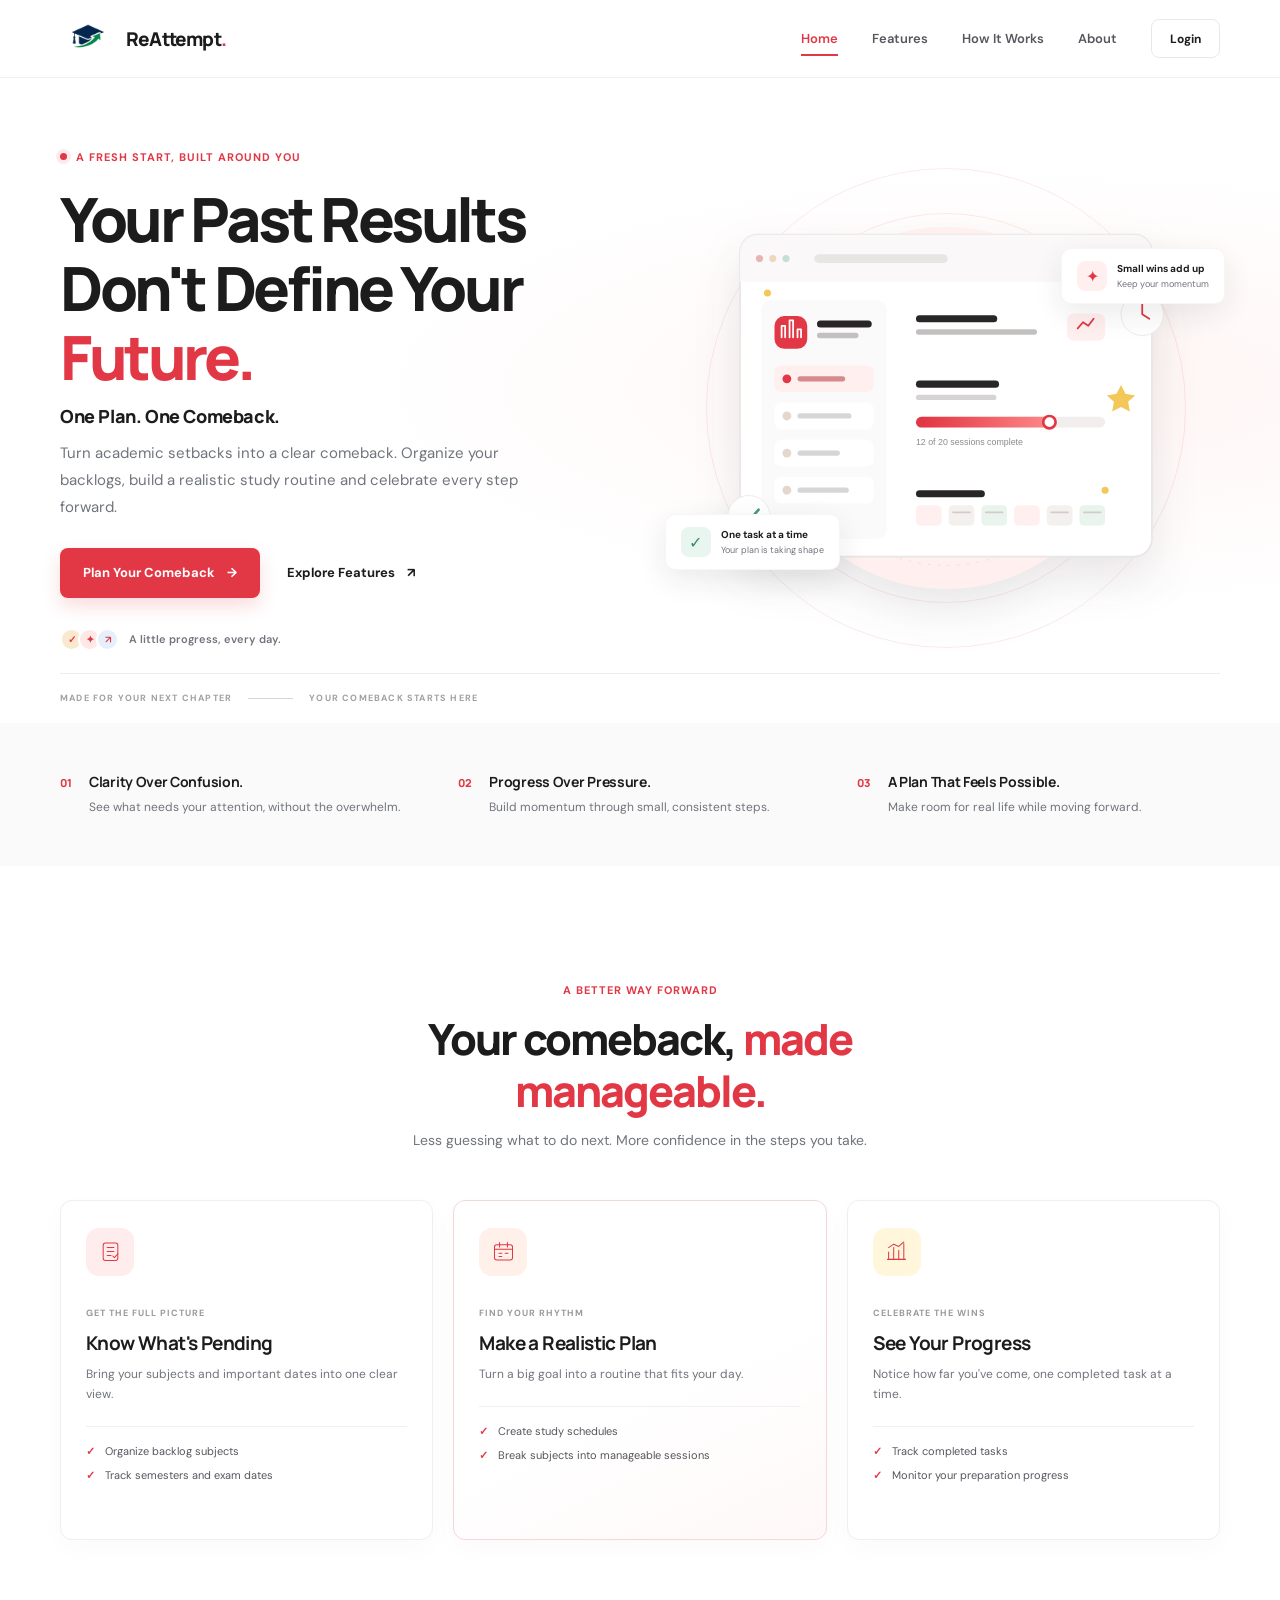
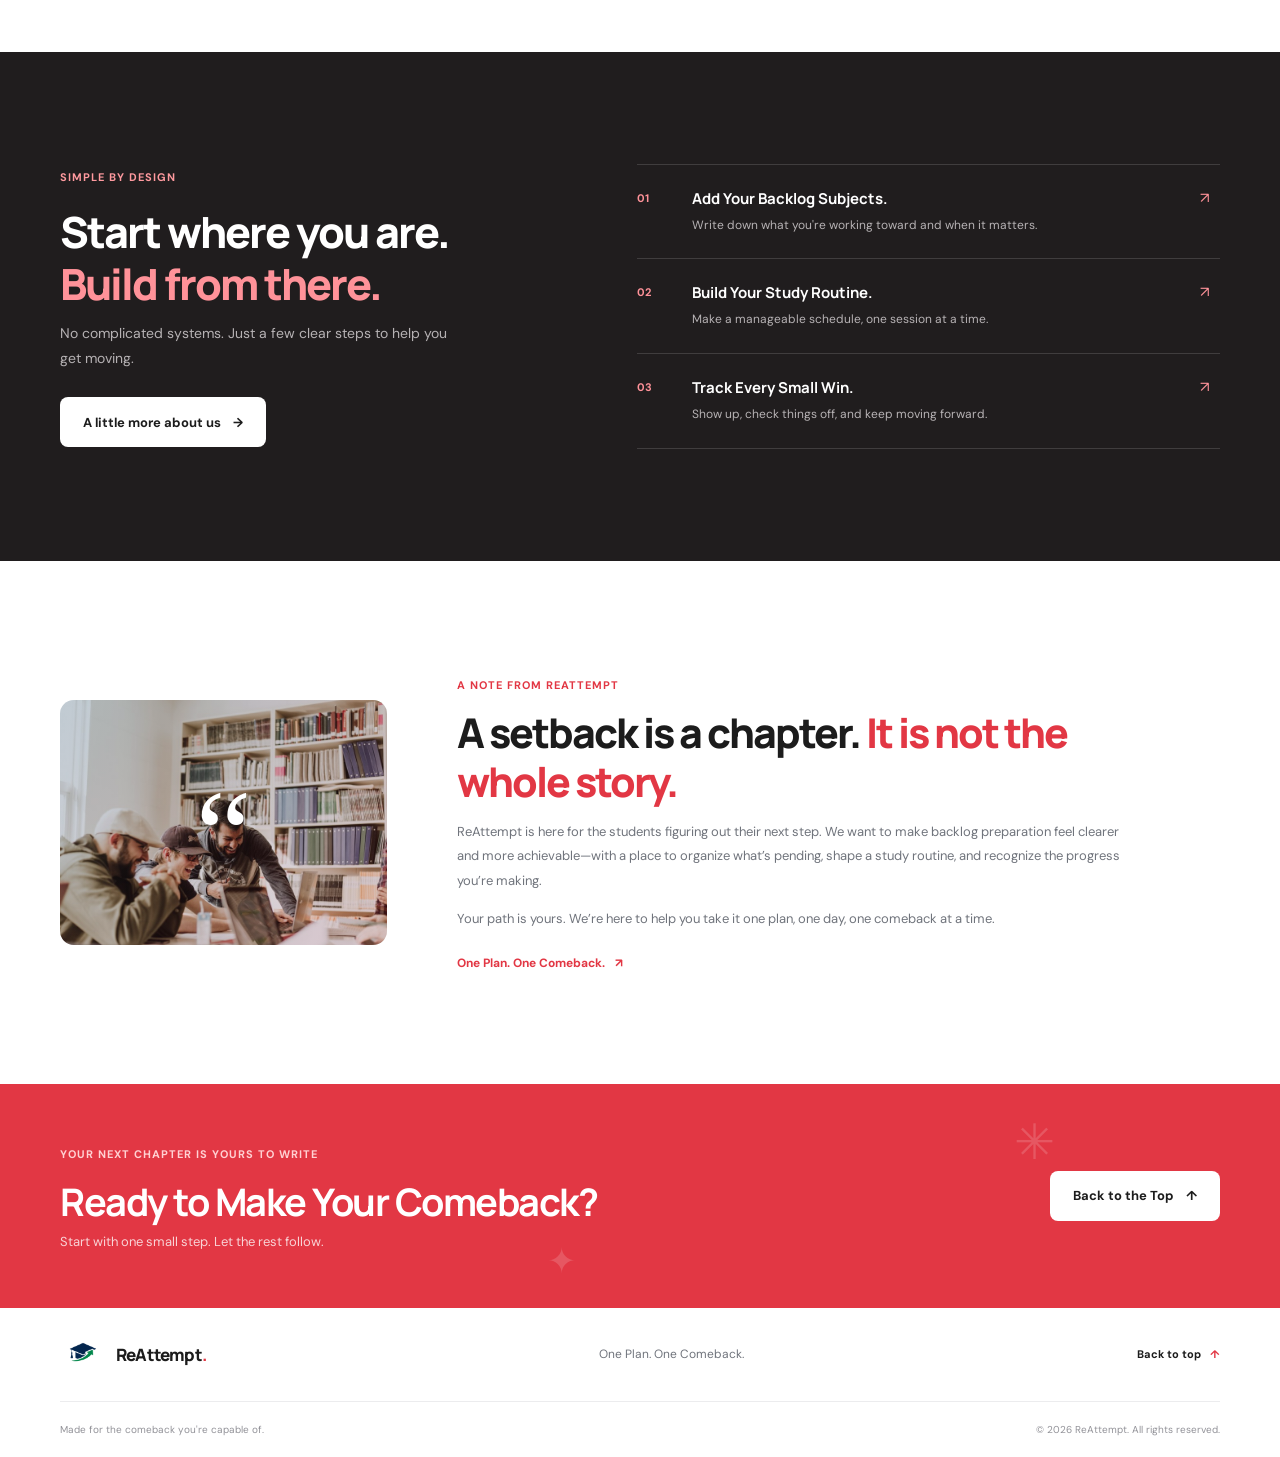
<file: index.html>
<!DOCTYPE html>
<html lang="en">
<head>
  <meta charset="UTF-8">
  <meta name="viewport" content="width=device-width, initial-scale=1.0">
  <meta name="theme-color" content="#ffffff">
  <meta name="description" content="Turn academic setbacks into a clear comeback with ReAttempt: organize backlogs, build a realistic study routine, and celebrate every step forward.">
  <title>ReAttempt — One Plan. One Comeback.</title>
  <link rel="preconnect" href="https://fonts.googleapis.com">
  <link rel="preconnect" href="https://fonts.gstatic.com" crossorigin>
  <link href="https://fonts.googleapis.com/css2?family=DM+Sans:wght@400;500;600;700&family=Manrope:wght@400;500;600;700;800&display=swap" rel="stylesheet">
  <link rel="stylesheet" href="css/style.css">
  <script src="js/script.js" defer></script>
</head>
<body>
  <a class="skip-link" href="#main-content">Skip to content</a>
  <header class="site-header" id="top">
    <nav class="navigation container" aria-label="Main navigation">
      <a class="brand" href="#top" aria-label="ReAttempt home">
        <img class="brand-logo" src="assets/reattempt-logo.png" alt="ReAttempt Official Logo">
        <span>ReAttempt<span class="brand-period">.</span></span>
      </a>
      <button class="menu-toggle" type="button" aria-expanded="false" aria-controls="primary-menu" aria-label="Open navigation menu">
        <span></span><span></span><span></span>
      </button>
      <div class="navigation-menu" id="primary-menu">
        <a class="navigation-link is-active" href="#top">Home</a>
        <a class="navigation-link" href="#features">Features</a>
        <a class="navigation-link" href="#how-it-works">How It Works</a>
        <a class="navigation-link" href="#about">About</a>
        <a class="button button-outline button-small login-button" href="login.html">Login</a>
      </div>
    </nav>
  </header>

  <main id="main-content">
    <section class="hero section-shell" aria-labelledby="hero-title">
      <div class="hero-content container">
        <div class="hero-copy">
          <span class="eyebrow"><span class="eyebrow-dot"></span> A fresh start, built around you</span>
          <h1 id="hero-title">Your Past Results Don't Define Your <span>Future.</span></h1>
          <p class="hero-tagline">One Plan. One Comeback.</p>
          <p class="hero-description">Turn academic setbacks into a clear comeback. Organize your backlogs, build a realistic study routine and celebrate every step forward.</p>
          <div class="hero-actions">
            <a class="button button-primary" href="#features">Plan Your Comeback <span aria-hidden="true">→</span></a>
            <a class="button button-text" href="#how-it-works">Explore Features <span aria-hidden="true">↗</span></a>
          </div>
          <div class="hero-note">
            <span class="note-avatars" aria-hidden="true"><span>✓</span><span>✦</span><span>↗</span></span>
            <span>A little progress, every day.</span>
          </div>
        </div>
        <div class="hero-visual">
          <div class="visual-orbit orbit-one"></div>
          <div class="visual-orbit orbit-two"></div>
          <img class="dashboard-illustration" src="assets/dashboard-illustration.svg" alt="Illustration of a study planner with backlog subjects, a weekly schedule, and progress tracking">
          <div class="floating-note floating-note-top"><span class="floating-icon">✦</span><span><strong>Small wins add up</strong><small>Keep your momentum</small></span></div>
          <div class="floating-note floating-note-bottom"><span class="check-icon" aria-hidden="true">✓</span><span><strong>One task at a time</strong><small>Your plan is taking shape</small></span></div>
        </div>
      </div>
      <div class="hero-bottom container">
        <span>MADE FOR YOUR NEXT CHAPTER</span><span class="hero-bottom-line"></span><span>YOUR COMEBACK STARTS HERE</span>
      </div>
    </section>

    <section class="highlights section-padding" aria-label="Our approach">
      <div class="container highlights-grid">
        <article class="highlight-item">
          <span class="highlight-number">01</span>
          <div><h2>Clarity Over Confusion.</h2><p>See what needs your attention, without the overwhelm.</p></div>
        </article>
        <article class="highlight-item">
          <span class="highlight-number">02</span>
          <div><h2>Progress Over Pressure.</h2><p>Build momentum through small, consistent steps.</p></div>
        </article>
        <article class="highlight-item">
          <span class="highlight-number">03</span>
          <div><h2>A Plan That Feels Possible.</h2><p>Make room for real life while moving forward.</p></div>
        </article>
      </div>
    </section>

    <section class="features section-padding" id="features" aria-labelledby="features-title">
      <div class="container">
        <div class="section-heading">
          <span class="eyebrow">A better way forward</span>
          <h2 id="features-title">Your comeback, <span>made manageable.</span></h2>
          <p>Less guessing what to do next. More confidence in the steps you take.</p>
        </div>
        <div class="feature-grid">
          <article class="feature-card">
            <div class="feature-icon feature-icon-red" aria-hidden="true">
              <svg viewBox="0 0 48 48"><rect x="11" y="9" width="26" height="31" rx="4"></rect><path d="M18 17h12M18 24h12M18 31h7"></path><path d="m28 32 3 3 6-7"></path></svg>
            </div>
            <span class="card-kicker">GET THE FULL PICTURE</span>
            <h3>Know What's Pending</h3>
            <p>Bring your subjects and important dates into one clear view.</p>
            <ul><li>Organize backlog subjects</li><li>Track semesters and exam dates</li></ul>
          </article>
          <article class="feature-card feature-card-featured">
            <div class="feature-icon feature-icon-peach" aria-hidden="true">
              <svg viewBox="0 0 48 48"><rect x="8" y="12" width="32" height="27" rx="4"></rect><path d="M8 20h32M17 8v8M31 8v8M16 27h5M27 27h5M16 33h5"></path></svg>
            </div>
            <span class="card-kicker">FIND YOUR RHYTHM</span>
            <h3>Make a Realistic Plan</h3>
            <p>Turn a big goal into a routine that fits your day.</p>
            <ul><li>Create study schedules</li><li>Break subjects into manageable sessions</li></ul>
          </article>
          <article class="feature-card">
            <div class="feature-icon feature-icon-yellow" aria-hidden="true">
              <svg viewBox="0 0 48 48"><path d="M10 38V25M19 38V17M28 38V22M37 38V10"></path><path d="M8 38h32"></path><path d="m10 17 9-6 9 4 9-8"></path></svg>
            </div>
            <span class="card-kicker">CELEBRATE THE WINS</span>
            <h3>See Your Progress</h3>
            <p>Notice how far you've come, one completed task at a time.</p>
            <ul><li>Track completed tasks</li><li>Monitor your preparation progress</li></ul>
          </article>
        </div>
      </div>
    </section>

    <section class="process section-padding" id="how-it-works" aria-labelledby="process-title">
      <div class="container process-layout">
        <div class="process-intro">
          <span class="eyebrow eyebrow-light">Simple by design</span>
          <h2 id="process-title">Start where you are. <span>Build from there.</span></h2>
          <p>No complicated systems. Just a few clear steps to help you get moving.</p>
          <a class="button button-light" href="#about">A little more about us <span aria-hidden="true">→</span></a>
        </div>
        <div class="steps-list">
          <article class="step-item">
            <span class="step-number">01</span><div><h3>Add Your Backlog Subjects.</h3><p>Write down what you're working toward and when it matters.</p></div><span class="step-arrow" aria-hidden="true">↗</span>
          </article>
          <article class="step-item">
            <span class="step-number">02</span><div><h3>Build Your Study Routine.</h3><p>Make a manageable schedule, one session at a time.</p></div><span class="step-arrow" aria-hidden="true">↗</span>
          </article>
          <article class="step-item">
            <span class="step-number">03</span><div><h3>Track Every Small Win.</h3><p>Show up, check things off, and keep moving forward.</p></div><span class="step-arrow" aria-hidden="true">↗</span>
          </article>
        </div>
      </div>
    </section>

    <section class="about section-padding" id="about" aria-labelledby="about-title">
      <div class="container about-layout">
        <div class="about-quote"><img src="assets/images/campus-students.jpg" alt="Students studying together on campus"><div class="about-quote-overlay" aria-hidden="true"><span>“</span></div></div>
        <div class="about-copy">
          <span class="eyebrow">A note from ReAttempt</span>
          <h2 id="about-title">A setback is a chapter. <span>It is not the whole story.</span></h2>
          <p>ReAttempt is here for the students figuring out their next step. We want to make backlog preparation feel clearer and more achievable—with a place to organize what’s pending, shape a study routine, and recognize the progress you’re making.</p>
          <p>Your path is yours. We’re here to help you take it one plan, one day, one comeback at a time.</p>
          <a class="text-link" href="#top">One Plan. One Comeback. <span aria-hidden="true">↗</span></a>
        </div>
      </div>
    </section>

    <section class="cta-section" aria-labelledby="cta-title">
      <div class="container cta-content">
        <div><span class="eyebrow eyebrow-light">Your next chapter is yours to write</span><h2 id="cta-title">Ready to Make Your Comeback?</h2><p>Start with one small step. Let the rest follow.</p></div>
        <a class="button button-light" href="#top">Back to the Top <span aria-hidden="true">↑</span></a>
        <span class="cta-sparkle sparkle-one" aria-hidden="true">✳</span><span class="cta-sparkle sparkle-two" aria-hidden="true">✦</span>
      </div>
    </section>
  </main>

  <footer class="site-footer">
    <div class="container footer-main">
      <a class="brand footer-brand" href="#top" aria-label="ReAttempt home"><img class="brand-logo" src="assets/reattempt-logo.png" alt="ReAttempt Official Logo"><span>ReAttempt<span class="brand-period">.</span></span></a>
      <p>One Plan. One Comeback.</p>
      <a class="footer-top-link" href="#top">Back to top <span aria-hidden="true">↑</span></a>
    </div>
    <div class="container footer-bottom"><span>Made for the comeback you're capable of.</span><span>© <span id="current-year"></span> ReAttempt. All rights reserved.</span></div>
  </footer>

  <div class="toast-message" role="status" aria-live="polite"></div>
</body>
</html>
</file>
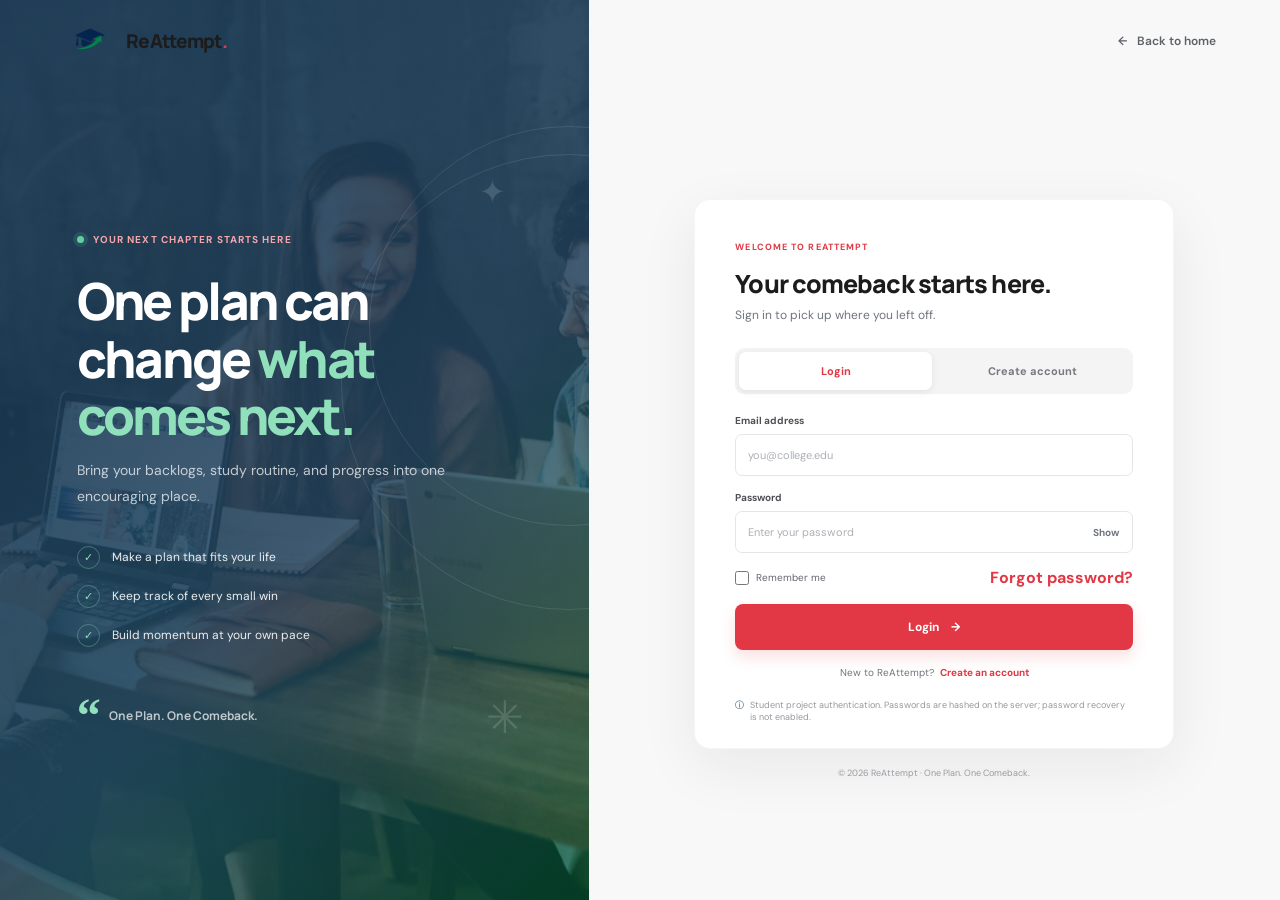
<file: login.html>
<!DOCTYPE html>
<html lang="en">
<head>
  <meta charset="UTF-8">
  <meta name="viewport" content="width=device-width, initial-scale=1.0">
  <meta name="theme-color" content="#ffffff">
  <meta name="description" content="Sign in or create your ReAttempt student account.">
  <title>Login or Register — ReAttempt</title>
  <link rel="preconnect" href="https://fonts.googleapis.com">
  <link rel="preconnect" href="https://fonts.gstatic.com" crossorigin>
  <link href="https://fonts.googleapis.com/css2?family=DM+Sans:wght@400;500;600;700&family=Manrope:wght@400;500;600;700;800&display=swap" rel="stylesheet">
  <link rel="stylesheet" href="css/auth.css">
  <script src="js/api.js" defer></script>
  <script src="js/auth-api.js" defer></script>
</head>
<body>
  <header class="auth-header">
    <a class="auth-brand" href="index.html" aria-label="ReAttempt home">
      <img src="assets/reattempt-logo.png" alt="ReAttempt Official Logo">
      <span>ReAttempt<span class="brand-period">.</span></span>
    </a>
    <a class="auth-home-link" href="index.html"><span aria-hidden="true">←</span> Back to home</a>
  </header>

  <main class="auth-layout">
    <section class="auth-promo" aria-labelledby="promo-title">
      <div class="promo-orbit orbit-a"></div>
      <div class="promo-orbit orbit-b"></div>
      <div class="promo-copy">
        <span class="promo-kicker"><span></span> YOUR NEXT CHAPTER STARTS HERE</span>
        <h1 id="promo-title">One plan can change <span>what comes next.</span></h1>
        <p>Bring your backlogs, study routine, and progress into one encouraging place.</p>
        <div class="promo-points">
          <div><span class="point-icon">✓</span><span>Make a plan that fits your life</span></div>
          <div><span class="point-icon">✓</span><span>Keep track of every small win</span></div>
          <div><span class="point-icon">✓</span><span>Build momentum at your own pace</span></div>
        </div>
        <div class="promo-mantra"><span>“</span><span>One Plan. One Comeback.</span></div>
      </div>
      <span class="promo-decoration decoration-one" aria-hidden="true">✦</span>
      <span class="promo-decoration decoration-two" aria-hidden="true">✳</span>
    </section>

    <section class="auth-panel" aria-label="Account access">
      <div class="auth-card">
        <div class="auth-heading">
          <span class="eyebrow">WELCOME TO REATTEMPT</span>
          <h2 id="auth-title">Your comeback starts here.</h2>
          <p>Sign in to pick up where you left off.</p>
        </div>

        <div class="auth-tabs" role="tablist" aria-label="Account access">
          <button class="auth-tab is-selected" id="login-tab" type="button" role="tab" aria-selected="true" aria-controls="login-panel" data-auth-tab="login">Login</button>
          <button class="auth-tab" id="register-tab" type="button" role="tab" aria-selected="false" aria-controls="register-panel" data-auth-tab="register">Create account</button>
        </div>

        <form class="auth-form" id="login-panel" role="tabpanel" aria-labelledby="login-tab">
          <label class="form-field">Email address
            <input name="email" type="email" autocomplete="email" placeholder="you@college.edu" required>
          </label>
          <label class="form-field">Password
            <span class="password-control">
              <input name="password" type="password" autocomplete="current-password" minlength="8" placeholder="Enter your password" required>
              <button class="password-toggle" type="button" data-password-toggle aria-label="Show password">Show</button>
            </span>
          </label>
          <div class="form-options">
            <label class="check-label"><input name="remember" type="checkbox"> <span>Remember me</span></label>
            <button class="inline-link" type="button" data-show-forgot>Forgot password?</button>
          </div>
          <button class="auth-submit" type="submit">Login <span aria-hidden="true">→</span></button>
          <p class="form-switch-copy">New to ReAttempt? <button class="inline-link" type="button" data-show-register>Create an account</button></p>
        </form>

        <form class="auth-form" id="register-panel" role="tabpanel" aria-labelledby="register-tab" hidden>
          <div class="form-grid">
            <label class="form-field form-field-wide">Full name
              <input name="fullName" type="text" autocomplete="name" placeholder="Your full name" required minlength="2">
            </label>
            <label class="form-field form-field-wide">Email address
              <input name="email" type="email" autocomplete="email" placeholder="you@college.edu" required>
            </label>
            <label class="form-field">Password
              <span class="password-control">
                <input name="password" type="password" autocomplete="new-password" minlength="8" placeholder="At least 8 characters" required>
                <button class="password-toggle" type="button" data-password-toggle aria-label="Show password">Show</button>
              </span>
            </label>
            <label class="form-field">Confirm password
              <input name="confirmPassword" type="password" autocomplete="new-password" minlength="8" placeholder="Re-enter password" required>
            </label>
            <label class="form-field form-field-wide">College name
              <input name="college" type="text" autocomplete="organization" placeholder="Your college or university" required>
            </label>
            <label class="form-field">Course
              <input name="course" type="text" value="B.Tech" required>
            </label>
            <label class="form-field">Branch / Department
              <select name="department" required>
                <option value="" selected disabled>Select branch</option>
                <option>Computer Science</option>
                <option>Information Technology</option>
                <option>Electronics and Communication</option>
                <option>Electrical Engineering</option>
                <option>Mechanical Engineering</option>
                <option>Civil Engineering</option>
                <option>Other</option>
              </select>
            </label>
            <label class="form-field">Current year
              <select name="year" required>
                <option value="" selected disabled>Select year</option>
                <option>1st year</option><option>2nd year</option><option>3rd year</option><option>4th year</option>
              </select>
            </label>
            <label class="form-field form-field-wide">Current semester
              <select name="semester" required>
                <option value="" selected disabled>Select semester</option>
                <option>Semester 1</option><option>Semester 2</option><option>Semester 3</option><option>Semester 4</option>
                <option>Semester 5</option><option>Semester 6</option><option>Semester 7</option><option>Semester 8</option>
              </select>
            </label>
          </div>
          <button class="auth-submit" type="submit">Create my account <span aria-hidden="true">→</span></button>
          <p class="form-switch-copy">Already have an account? <button class="inline-link" type="button" data-show-login>Login</button></p>
        </form>

        <form class="auth-form forgot-form" id="forgot-panel" hidden>
          <div class="forgot-icon" aria-hidden="true">✉</div>
          <h3>Forgot your password?</h3>
          <p class="forgot-description">Enter your registered email. This demo will show a confirmation but will not send an email.</p>
          <label class="form-field">Registered email address
            <input name="email" type="email" autocomplete="email" placeholder="you@college.edu" required>
          </label>
          <button class="auth-submit" type="submit">Reset password <span aria-hidden="true">→</span></button>
          <button class="back-login" type="button" data-show-login><span aria-hidden="true">←</span> Back to login</button>
        </form>
        <p class="auth-notice" role="status" aria-live="polite"></p>
        <p class="demo-note"><span aria-hidden="true">ⓘ</span> Student project authentication. Passwords are hashed on the server; password recovery is not enabled.</p>
      </div>
      <footer class="auth-footer">© <span data-current-year></span> ReAttempt · One Plan. One Comeback.</footer>
    </section>
  </main>
</body>
</html>
</file>
<file: css/style.css>
/* ReAttempt landing page styles */
:root {
  --red: #e23744;
  --red-dark: #c92f3b;
  --ink: #1c1c1c;
  --muted: #70747c;
  --paper: #ffffff;
  --background: #f8f8f8;
  --line: #ececee;
  --font-body: "DM Sans", sans-serif;
  --font-display: "Manrope", sans-serif;
  --shadow-card: 0 18px 50px rgba(27, 24, 24, 0.06);
}

* { box-sizing: border-box; }
html { scroll-behavior: smooth; scroll-padding-top: 88px; }
body { margin: 0; color: var(--ink); background: var(--paper); font-family: var(--font-body); -webkit-font-smoothing: antialiased; }
body.menu-open { overflow: hidden; }
a { color: inherit; text-decoration: none; }
button { font: inherit; }
::selection { color: var(--paper); background: var(--red); }
.container { width: min(1160px, calc(100% - 64px)); margin-inline: auto; }
.section-padding { padding-block: 112px; }
.skip-link { position: absolute; z-index: 20; top: -50px; left: 16px; padding: 12px 16px; color: white; background: var(--ink); border-radius: 6px; }
.skip-link:focus { top: 12px; }

.site-header { position: sticky; z-index: 10; top: 0; height: 78px; border-bottom: 1px solid rgba(28, 28, 28, .06); background: rgba(255,255,255,.94); backdrop-filter: blur(14px); }
.navigation, .navigation-menu, .brand { display: flex; align-items: center; }
.navigation { height: 100%; justify-content: space-between; }
.brand { gap: 10px; font-family: var(--font-display); font-size: 19px; font-weight: 800; letter-spacing: -.8px; }
.brand-logo { display: block; width: 56px; height: 48px; flex: 0 0 auto; object-fit: contain; }
.brand-period { color: var(--red); }
.navigation-menu { gap: 34px; }
.navigation-link { position: relative; padding-block: 9px; color: #55575d; font-size: 13px; font-weight: 600; transition: color .2s ease; }
.navigation-link::after { position: absolute; right: 0; bottom: 0; left: 0; height: 2px; content: ""; background: var(--red); transform: scaleX(0); transform-origin: left; transition: transform .2s ease; }
.navigation-link:hover, .navigation-link.is-active { color: var(--red); }
.navigation-link.is-active::after { transform: scaleX(1); }
.menu-toggle { display: none; }

.button { display: inline-flex; min-height: 50px; align-items: center; justify-content: center; gap: 12px; padding: 0 22px; border: 1px solid transparent; border-radius: 8px; font-size: 13px; font-weight: 700; transition: transform .2s ease, box-shadow .2s ease, background .2s ease; }
.button:hover { transform: translateY(-2px); }
.button-primary { color: white; background: var(--red); box-shadow: 0 8px 18px rgba(226, 55, 68, .18); }
.button-primary:hover { background: var(--red-dark); box-shadow: 0 12px 22px rgba(226, 55, 68, .24); }
.button-outline { border-color: #e8e8eb; color: var(--ink); background: white; }
.button-outline:hover { border-color: var(--red); color: var(--red); }
.button-small { min-height: 39px; padding-inline: 18px; font-size: 12px; }
.button-text { padding-inline: 7px; color: var(--ink); }
.button-text:hover, .text-link:hover { color: var(--red); }
.button-light { color: var(--ink); background: white; }
.button-light:hover { background: #fff3f3; box-shadow: 0 8px 18px rgba(28, 28, 28, .12); }

.hero { position: relative; overflow: hidden; padding-top: 66px; background: radial-gradient(ellipse at 82% 48%, #fff5f4 0%, #fff 47%); }
.hero-content { display: grid; min-height: 495px; grid-template-columns: 1.03fr .97fr; align-items: center; gap: 30px; }
.hero-copy { position: relative; z-index: 1; padding-bottom: 22px; }
.eyebrow { display: inline-flex; align-items: center; gap: 9px; color: var(--red); font-size: 11px; font-weight: 700; letter-spacing: 1px; text-transform: uppercase; }
.eyebrow-dot { width: 7px; height: 7px; border-radius: 50%; background: var(--red); box-shadow: 0 0 0 4px rgba(226,55,68,.10); }
.hero h1 { max-width: 580px; margin: 20px 0 12px; font-family: var(--font-display); font-size: clamp(42px, 5vw, 61px); font-weight: 800; letter-spacing: -3.4px; line-height: 1.13; }
.hero h1 span, .section-heading h2 span, .process-intro h2 span, .about-copy h2 span { color: var(--red); }
.hero-tagline { margin: 0 0 12px; font-family: var(--font-display); font-size: 18px; font-weight: 800; letter-spacing: -.4px; }
.hero-description { max-width: 470px; margin: 0; color: var(--muted); font-size: 15px; line-height: 1.8; }
.hero-actions { display: flex; align-items: center; gap: 19px; margin-top: 27px; }
.hero-note { display: flex; align-items: center; gap: 10px; margin-top: 30px; color: var(--muted); font-size: 11px; font-weight: 600; }
.note-avatars { display: flex; }
.note-avatars span { display: grid; width: 23px; height: 23px; margin-left: -5px; place-items: center; border: 2px solid white; border-radius: 50%; color: var(--red); background: #ffe8e5; font-size: 10px; }
.note-avatars span:first-child { margin-left: 0; background: #fae9cf; }
.note-avatars span:last-child { background: #e6effc; }
.hero-visual { position: relative; display: grid; min-height: 480px; place-items: center; }
.dashboard-illustration { position: relative; z-index: 1; width: min(100%, 550px); height: auto; filter: drop-shadow(0 22px 22px rgba(44, 37, 37, .1)); }
.visual-orbit { position: absolute; border: 1px solid rgba(226,55,68,.1); border-radius: 50%; }
.orbit-one { width: 390px; height: 390px; }
.orbit-two { width: 480px; height: 480px; }
.floating-note { position: absolute; z-index: 2; display: flex; align-items: center; gap: 10px; padding: 12px 15px; border: 1px solid rgba(28,28,28,.04); border-radius: 10px; background: white; box-shadow: 0 10px 30px rgba(28,28,28,.09); animation: float 4s ease-in-out infinite; }
.floating-note-top { top: 80px; right: -5px; }
.floating-note-bottom { bottom: 78px; left: -7px; animation-delay: -2s; }
.floating-note strong, .floating-note small { display: block; }
.floating-note strong { font-size: 10px; }
.floating-note small { margin-top: 3px; color: var(--muted); font-size: 9px; }
.floating-icon, .check-icon { display: grid; width: 30px; height: 30px; place-items: center; border-radius: 8px; color: var(--red); background: #fff0ef; }
.check-icon { color: #39876d; background: #e9f5ef; }
.hero-bottom { display: flex; height: 50px; align-items: center; gap: 16px; border-top: 1px solid var(--line); color: #a0a0a5; font-size: 9px; font-weight: 700; letter-spacing: 1.2px; }
.hero-bottom-line { width: 45px; height: 1px; background: #d7d7da; }

.highlights { padding-block: 49px; background: #fbfafa; }
.highlights-grid { display: grid; grid-template-columns: repeat(3, 1fr); gap: 35px; }
.highlight-item { display: flex; gap: 17px; align-items: flex-start; }
.highlight-number { padding-top: 3px; color: var(--red); font-family: var(--font-display); font-size: 11px; font-weight: 800; }
.highlight-item h2 { margin: 0 0 7px; font-family: var(--font-display); font-size: 14px; letter-spacing: -.3px; }
.highlight-item p { margin: 0; color: var(--muted); font-size: 12px; line-height: 1.6; }

.section-heading { max-width: 660px; margin: 0 auto 47px; text-align: center; }
.section-heading h2, .process-intro h2, .about-copy h2 { margin: 14px 0 12px; font-family: var(--font-display); font-size: clamp(31px, 4vw, 43px); font-weight: 800; letter-spacing: -2px; line-height: 1.2; }
.section-heading p, .process-intro > p { margin: 0; color: var(--muted); font-size: 14px; line-height: 1.75; }
.feature-grid { display: grid; grid-template-columns: repeat(3, 1fr); gap: 20px; }
.feature-card { min-height: 340px; padding: 27px 25px; border: 1px solid #efeff0; border-radius: 12px; background: white; box-shadow: 0 8px 28px rgba(28,28,28,.025); transition: transform .25s ease, box-shadow .25s ease, border-color .25s ease; }
.feature-card:hover { transform: translateY(-7px); border-color: #f6d5d7; box-shadow: var(--shadow-card); }
.feature-card-featured { border-color: #f5d7d8; background: linear-gradient(155deg, #fff 55%, #fff8f8); }
.feature-icon { display: grid; width: 48px; height: 48px; margin-bottom: 24px; place-items: center; border-radius: 13px; }
.feature-icon svg { width: 27px; height: 27px; fill: none; stroke: var(--red); stroke-linecap: round; stroke-linejoin: round; stroke-width: 1.8; }
.feature-icon-red { background: #ffeded; }
.feature-icon-peach { background: #fff1e9; }
.feature-icon-yellow { background: #fff6db; }
.card-kicker { color: #99999f; font-size: 9px; font-weight: 700; letter-spacing: 1px; }
.feature-card h3 { margin: 9px 0 8px; font-family: var(--font-display); font-size: 19px; letter-spacing: -.6px; }
.feature-card > p { margin: 0; color: var(--muted); font-size: 12px; line-height: 1.7; }
.feature-card ul { display: grid; gap: 10px; margin: 22px 0 0; padding: 17px 0 0; border-top: 1px solid #f0f0f1; list-style: none; }
.feature-card li { position: relative; padding-left: 19px; color: #55575d; font-size: 11px; }
.feature-card li::before { position: absolute; left: 0; color: var(--red); content: "✓"; font-weight: 700; }

.process { overflow: hidden; color: white; background: #201d1e; }
.process-layout { display: grid; grid-template-columns: .9fr 1.1fr; gap: 100px; align-items: center; }
.eyebrow-light { color: #ff9a9f; }
.process-intro h2 { max-width: 440px; margin-top: 20px; color: white; }
.process-intro h2 span { color: #ff9299; }
.process-intro > p { max-width: 390px; color: #b6b2b4; }
.process-intro .button { margin-top: 27px; }
.steps-list { border-top: 1px solid rgba(255,255,255,.14); }
.step-item { display: grid; grid-template-columns: 40px 1fr 20px; gap: 15px; align-items: start; padding: 23px 0; border-bottom: 1px solid rgba(255,255,255,.14); }
.step-number { padding-top: 3px; color: #ff9299; font-size: 11px; font-weight: 700; }
.step-item h3 { margin: 0 0 7px; font-family: var(--font-display); font-size: 15px; }
.step-item p { margin: 0; color: #b6b2b4; font-size: 12px; line-height: 1.65; }
.step-arrow { color: #ff9299; font-size: 15px; transition: transform .2s ease; }
.step-item:hover .step-arrow { transform: translate(3px, -3px); }

.about-layout { display: grid; grid-template-columns: .6fr 1.4fr; gap: 70px; align-items: center; }
.about-quote { position: relative; min-height: 245px; overflow: hidden; border-radius: 14px; background: #fff2f1; }
.about-quote img { width: 100%; height: 245px; display: block; object-fit: cover; }
.about-quote-overlay { position: absolute; inset: 0; display: grid; place-items: center; background: linear-gradient(135deg, rgba(36,70,99,.18), rgba(226,55,68,.12)); }
.about-quote-overlay span { margin-top: 24px; color: white; font-family: Georgia, serif; font-size: 125px; line-height: .8; text-shadow: 0 8px 20px rgba(28,28,28,.18); }
.about-copy h2 { max-width: 630px; font-size: clamp(30px, 3.5vw, 41px); }
.about-copy h2 span { color: var(--red); }
.about-copy > p { max-width: 670px; margin: 14px 0 0; color: var(--muted); font-size: 13px; line-height: 1.85; }
.text-link { display: inline-flex; gap: 10px; margin-top: 24px; color: var(--red); font-size: 12px; font-weight: 700; transition: color .2s ease; }

.cta-section { position: relative; overflow: hidden; padding-block: 58px; color: white; background: var(--red); }
.cta-content { position: relative; display: flex; align-items: center; justify-content: space-between; gap: 25px; }
.cta-content h2 { margin: 12px 0 6px; font-family: var(--font-display); font-size: clamp(27px, 3.5vw, 38px); letter-spacing: -1.5px; }
.cta-content p { margin: 0; color: rgba(255,255,255,.78); font-size: 13px; }
.cta-content .eyebrow-light { color: #ffd1d3; }
.cta-sparkle { position: absolute; color: rgba(255,255,255,.16); }
.sparkle-one { top: -32px; right: 165px; font-size: 49px; }
.sparkle-two { bottom: -34px; left: 42%; font-size: 35px; }

.site-footer { background: #fff; }
.footer-main { display: flex; min-height: 94px; align-items: center; justify-content: space-between; border-bottom: 1px solid var(--line); }
.footer-brand { font-size: 17px; }
.footer-brand .brand-logo { width: 46px; height: 40px; }
.footer-main > p { margin: 0; color: var(--muted); font-size: 12px; }
.footer-top-link { color: var(--ink); font-size: 11px; font-weight: 700; }
.footer-top-link span { margin-left: 6px; color: var(--red); }
.footer-bottom { display: flex; min-height: 55px; align-items: center; justify-content: space-between; color: #929298; font-size: 10px; }
.toast-message { position: fixed; z-index: 15; right: 24px; bottom: 24px; max-width: min(360px, calc(100% - 48px)); padding: 13px 17px; border-radius: 8px; color: white; background: #252122; box-shadow: 0 8px 25px rgba(0,0,0,.2); font-size: 12px; opacity: 0; pointer-events: none; transform: translateY(10px); transition: opacity .2s ease, transform .2s ease; }
.toast-message.is-visible { opacity: 1; transform: translateY(0); }

@keyframes float { 0%, 100% { transform: translateY(0); } 50% { transform: translateY(-7px); } }
@media (max-width: 900px) {
  .container { width: min(100% - 48px, 760px); }
  .navigation-menu { gap: 22px; }
  .hero { padding-top: 38px; }
  .hero-content { grid-template-columns: 1fr .9fr; gap: 0; }
  .hero h1 { font-size: clamp(40px, 6vw, 54px); }
  .hero-visual { min-height: 400px; }
  .floating-note-top { right: 0; }
  .floating-note-bottom { left: 0; }
  .orbit-one { width: 300px; height: 300px; }
  .orbit-two { width: 380px; height: 380px; }
  .process-layout { gap: 45px; }
  .about-layout { gap: 40px; }
}
@media (max-width: 680px) {
  html { scroll-padding-top: 70px; }
  .container { width: calc(100% - 40px); }
  .section-padding { padding-block: 76px; }
  .site-header { height: 68px; }
  .brand { font-size: 17px; }
  .menu-toggle { display: flex; width: 40px; height: 40px; flex-direction: column; justify-content: center; gap: 5px; align-items: center; border: 1px solid var(--line); border-radius: 8px; background: white; cursor: pointer; }
  .menu-toggle span { width: 17px; height: 2px; border-radius: 2px; background: var(--ink); transition: transform .2s ease, opacity .2s ease; }
  .menu-toggle[aria-expanded="true"] span:first-child { transform: translateY(7px) rotate(45deg); }
  .menu-toggle[aria-expanded="true"] span:nth-child(2) { opacity: 0; }
  .menu-toggle[aria-expanded="true"] span:last-child { transform: translateY(-7px) rotate(-45deg); }
  .navigation-menu { position: fixed; top: 68px; right: 0; left: 0; display: flex; visibility: hidden; flex-direction: column; align-items: stretch; gap: 0; padding: 10px 20px 24px; border-bottom: 1px solid var(--line); background: white; opacity: 0; transform: translateY(-8px); transition: opacity .2s ease, transform .2s ease, visibility .2s ease; }
  .navigation-menu.is-open { visibility: visible; opacity: 1; transform: translateY(0); }
  .navigation-link { padding: 14px 4px; border-bottom: 1px solid #f2f2f3; }
  .navigation-link::after { display: none; }
  .navigation-menu .login-button { margin-top: 14px; }
  .hero { padding-top: 44px; }
  .hero-content { grid-template-columns: 1fr; }
  .hero-copy { padding-bottom: 0; }
  .hero h1 { max-width: 520px; margin-top: 17px; font-size: clamp(39px, 11vw, 57px); letter-spacing: -2.7px; }
  .hero-description { font-size: 14px; }
  .hero-actions { gap: 12px; }
  .button { min-height: 47px; padding-inline: 16px; font-size: 12px; }
  .hero-note { margin-top: 22px; }
  .hero-visual { min-height: auto; margin: 10px -8px 0; padding-block: 15px; }
  .dashboard-illustration { width: min(100%, 470px); }
  .orbit-one { width: 68vw; height: 68vw; }
  .orbit-two { width: 85vw; height: 85vw; }
  .floating-note { padding: 9px 11px; }
  .floating-note-top { top: 42px; right: 0; }
  .floating-note-bottom { bottom: 34px; left: 0; }
  .floating-icon, .check-icon { width: 26px; height: 26px; }
  .hero-bottom { height: 44px; font-size: 8px; letter-spacing: .8px; }
  .hero-bottom-line { width: 20px; }
  .highlights { padding-block: 35px; }
  .highlights-grid { grid-template-columns: 1fr; gap: 22px; }
  .highlight-item h2 { font-size: 13px; }
  .section-heading { margin-bottom: 32px; text-align: left; }
  .section-heading h2, .process-intro h2, .about-copy h2 { font-size: 34px; }
  .section-heading p { font-size: 13px; }
  .feature-grid { grid-template-columns: 1fr; gap: 14px; }
  .feature-card { min-height: 0; padding: 24px; }
  .feature-icon { margin-bottom: 18px; }
  .feature-card ul { margin-top: 17px; }
  .process-layout { grid-template-columns: 1fr; gap: 42px; }
  .step-item { grid-template-columns: 32px 1fr 18px; gap: 10px; }
  .about-layout { grid-template-columns: 1fr; gap: 33px; }
  .about-quote { min-height: 170px; }
  .about-quote img { height: 170px; }
  .about-quote-overlay span { font-size: 110px; }
  .about-copy h2 { font-size: 32px; }
  .cta-content { align-items: flex-start; flex-direction: column; padding-block: 5px; }
  .cta-content .button { margin-top: 4px; }
  .sparkle-one { top: 4px; right: 16px; font-size: 37px; }
  .sparkle-two { right: 28px; bottom: 25px; left: auto; }
  .footer-main { min-height: 83px; }
  .footer-main > p { display: none; }
  .footer-bottom { min-height: 64px; align-items: flex-start; flex-direction: column; justify-content: center; gap: 7px; font-size: 9px; }
}
@media (prefers-reduced-motion: reduce) {
  *, *::before, *::after { scroll-behavior: auto !important; animation-duration: .01ms !important; animation-iteration-count: 1 !important; transition-duration: .01ms !important; }
}
</file>
<file: css/auth.css>
:root {
  --auth-red: #e23744;
  --auth-red-dark: #c92f3b;
  --auth-ink: #1c1c1c;
  --auth-muted: #70747c;
  --auth-line: #e9e9eb;
  --auth-paper: #fff;
  --auth-background: #f8f8f8;
  --auth-navy: #244663;
  --auth-green: #078b55;
  --auth-body: "DM Sans", sans-serif;
  --auth-display: "Manrope", sans-serif;
}

* { box-sizing: border-box; }
body { min-width: 320px; min-height: 100vh; margin: 0; color: var(--auth-ink); background: var(--auth-background); font-family: var(--auth-body); -webkit-font-smoothing: antialiased; }
button, input, select { font: inherit; }
button { cursor: pointer; }
a { color: inherit; text-decoration: none; }
[hidden] { display: none !important; }
.auth-header { position: absolute; z-index: 3; top: 0; right: 0; left: 0; display: flex; height: 82px; align-items: center; justify-content: space-between; padding-inline: clamp(24px, 5vw, 76px); }
.auth-brand { display: inline-flex; align-items: center; gap: 10px; font-family: var(--auth-display); font-size: 19px; font-weight: 800; letter-spacing: -.7px; }
.auth-brand img { display: block; width: 52px; height: 44px; object-fit: contain; }
.brand-period { color: var(--auth-red); }
.auth-home-link { color: #5e6168; font-size: 12px; font-weight: 600; transition: color .2s ease; }
.auth-home-link:hover { color: var(--auth-red); }
.auth-home-link span { margin-right: 7px; }
.auth-layout { display: grid; min-height: 100vh; grid-template-columns: minmax(340px, .92fr) minmax(520px, 1.08fr); }
.auth-promo { position: relative; display: flex; min-height: 100vh; align-items: center; overflow: hidden; padding: 110px clamp(35px, 6vw, 90px) 55px; color: white; background: var(--auth-navy) url("../assets/images/student-study-group.jpg") center/cover no-repeat; }
.auth-promo::before { position: absolute; inset: 0; content: ""; background: linear-gradient(135deg, rgba(20,50,78,.92) 0%, rgba(36,70,99,.82) 58%, rgba(7,139,85,.42) 100%), radial-gradient(ellipse at 15% 88%, rgba(7,139,85,.34), transparent 35%); }
.promo-copy { position: relative; z-index: 1; width: min(100%, 470px); }
.promo-kicker, .eyebrow { display: inline-flex; align-items: center; gap: 9px; color: #f5a6aa; font-size: 10px; font-weight: 700; letter-spacing: 1.1px; }
.promo-kicker > span { width: 7px; height: 7px; border-radius: 50%; background: #64cf9e; box-shadow: 0 0 0 4px rgba(100,207,158,.14); }
.promo-copy h1 { margin: 24px 0 14px; font-family: var(--auth-display); font-size: clamp(38px, 4vw, 55px); font-weight: 800; letter-spacing: -2.7px; line-height: 1.12; }
.promo-copy h1 span { color: #91e0bc; }
.promo-copy > p { max-width: 390px; margin: 0; color: rgba(255,255,255,.72); font-size: 14px; line-height: 1.8; }
.promo-points { display: grid; gap: 16px; margin-top: 37px; }
.promo-points > div { display: flex; align-items: center; gap: 12px; color: rgba(255,255,255,.9); font-size: 12px; }
.point-icon { display: grid; width: 23px; height: 23px; place-items: center; border: 1px solid rgba(145,224,188,.35); border-radius: 50%; color: #91e0bc; font-size: 11px; }
.promo-mantra { display: flex; align-items: center; gap: 8px; margin-top: 57px; color: rgba(255,255,255,.7); font-family: var(--auth-display); font-size: 12px; font-weight: 700; }
.promo-mantra span:first-child { color: #91e0bc; font-family: Georgia, serif; font-size: 48px; line-height: .5; }
.promo-orbit { position: absolute; right: -180px; width: 400px; height: 400px; border: 1px solid rgba(255,255,255,.1); border-radius: 50%; }
.orbit-a { top: 14%; }
.orbit-b { top: calc(14% + 28px); right: -208px; width: 456px; height: 456px; }
.promo-decoration { position: absolute; color: rgba(255,255,255,.15); }
.decoration-one { top: 19%; right: 14%; font-size: 32px; }
.decoration-two { right: 11%; bottom: 17%; font-size: 45px; }
.auth-panel { display: flex; min-height: 100vh; flex-direction: column; align-items: center; justify-content: center; padding: 100px 36px 22px; }
.auth-card { width: min(100%, 480px); padding: 34px 40px 25px; border: 1px solid rgba(28,28,28,.045); border-radius: 16px; background: var(--auth-paper); box-shadow: 0 18px 60px rgba(28,28,28,.07); }
.auth-heading .eyebrow { color: var(--auth-red); font-size: 9px; }
.auth-heading h2 { margin: 11px 0 6px; font-family: var(--auth-display); font-size: 25px; font-weight: 800; letter-spacing: -.9px; }
.auth-heading > p { margin: 0; color: var(--auth-muted); font-size: 12px; }
.auth-tabs { display: grid; grid-template-columns: 1fr 1fr; gap: 4px; margin: 25px 0 20px; padding: 4px; border-radius: 9px; background: #f4f4f5; }
.auth-tab { min-height: 38px; border: 0; border-radius: 7px; color: #777980; background: transparent; font-size: 11px; font-weight: 700; transition: color .2s ease, background .2s ease, box-shadow .2s ease; }
.auth-tab.is-selected { color: var(--auth-red); background: white; box-shadow: 0 2px 7px rgba(28,28,28,.08); }
.auth-form { display: grid; gap: 15px; }
.form-grid { display: grid; grid-template-columns: 1fr 1fr; gap: 12px 13px; }
.form-field { display: grid; min-width: 0; gap: 7px; color: #4e5056; font-size: 10px; font-weight: 700; }
.form-field-wide { grid-column: 1 / -1; }
.form-field input, .form-field select { width: 100%; height: 42px; padding: 0 12px; border: 1px solid #e6e6e8; border-radius: 7px; outline: none; color: var(--auth-ink); background: white; font-size: 11px; font-weight: 400; transition: border-color .2s ease, box-shadow .2s ease; }
.form-field input::placeholder { color: #adb0b6; }
.form-field input:focus, .form-field select:focus { border-color: var(--auth-red); box-shadow: 0 0 0 3px rgba(226,55,68,.09); }
.password-control { position: relative; display: block; }
.password-control input { padding-right: 53px; }
.password-toggle { position: absolute; top: 50%; right: 10px; padding: 4px; transform: translateY(-50%); border: 0; color: var(--auth-muted); background: none; font-size: 10px; font-weight: 700; }
.password-toggle:hover { color: var(--auth-red); }
.form-options { display: flex; align-items: center; justify-content: space-between; margin-top: -1px; }
.check-label { display: inline-flex; align-items: center; gap: 7px; color: #65676e; font-size: 10px; }
.check-label input { width: 14px; height: 14px; margin: 0; accent-color: var(--auth-red); }
.inline-link { padding: 0; border: 0; color: var(--auth-red); background: none; font-size: inherit; font-weight: 700; }
.inline-link:hover { color: var(--auth-red-dark); text-decoration: underline; }
.auth-submit { display: flex; width: 100%; min-height: 46px; align-items: center; justify-content: center; gap: 12px; margin-top: 1px; border: 0; border-radius: 8px; color: white; background: var(--auth-red); box-shadow: 0 7px 15px rgba(226,55,68,.16); font-size: 12px; font-weight: 700; transition: background .2s ease, transform .2s ease, box-shadow .2s ease; }
.auth-submit:disabled { cursor: wait; opacity: .7; }
.auth-submit:hover { transform: translateY(-1px); background: var(--auth-red-dark); box-shadow: 0 10px 19px rgba(226,55,68,.21); }
.form-switch-copy { margin: 1px 0 0; color: var(--auth-muted); text-align: center; font-size: 10px; }
.form-switch-copy .inline-link { margin-left: 3px; }
.auth-notice { display: none; margin: 14px 0 0; padding: 10px 12px; border-radius: 7px; color: #246548; background: #edf8f1; font-size: 10px; line-height: 1.55; }
.auth-notice.is-visible { display: block; }
.auth-notice.is-error { color: #a32d37; background: #fff0f0; }
.demo-note { display: flex; justify-content: center; gap: 6px; margin: 20px 0 0; color: #95979c; font-size: 9px; }
.demo-note span { color: var(--auth-navy); }
.forgot-form { gap: 14px; }
.forgot-icon { display: grid; width: 42px; height: 42px; place-items: center; border-radius: 12px; color: var(--auth-red); background: #fff0ef; font-size: 19px; }
.forgot-form h3 { margin: -2px 0 -8px; font-family: var(--auth-display); font-size: 19px; letter-spacing: -.5px; }
.forgot-description { margin: 0 0 4px; color: var(--auth-muted); font-size: 11px; line-height: 1.7; }
.back-login { justify-self: center; padding: 5px; border: 0; color: #686a70; background: none; font-size: 10px; font-weight: 700; }
.back-login:hover { color: var(--auth-red); }
.auth-footer { width: min(100%, 480px); padding-top: 18px; color: #999ba1; text-align: center; font-size: 9px; }

@media (max-width: 900px) {
  .auth-layout { grid-template-columns: minmax(290px, .8fr) minmax(460px, 1.2fr); }
  .auth-promo { padding-inline: 32px; }
  .auth-card { padding-inline: 30px; }
}
@media (max-width: 720px) {
  .auth-header { height: 70px; padding-inline: 20px; }
  .auth-layout { grid-template-columns: 1fr; }
  .auth-promo { display: none; }
  .auth-panel { min-height: 100vh; padding: 92px 20px 22px; }
  .auth-card { padding: 30px 26px 23px; }
}
@media (max-width: 420px) {
  .auth-brand { font-size: 17px; }
  .auth-brand img { width: 45px; height: 39px; }
  .auth-home-link { font-size: 11px; }
  .auth-card { padding: 26px 19px 21px; }
  .form-grid { grid-template-columns: 1fr; }
  .form-field-wide { grid-column: auto; }
}
@media (prefers-reduced-motion: reduce) {
  *, *::before, *::after { scroll-behavior: auto !important; animation-duration: .01ms !important; animation-iteration-count: 1 !important; transition-duration: .01ms !important; }
}
</file>
